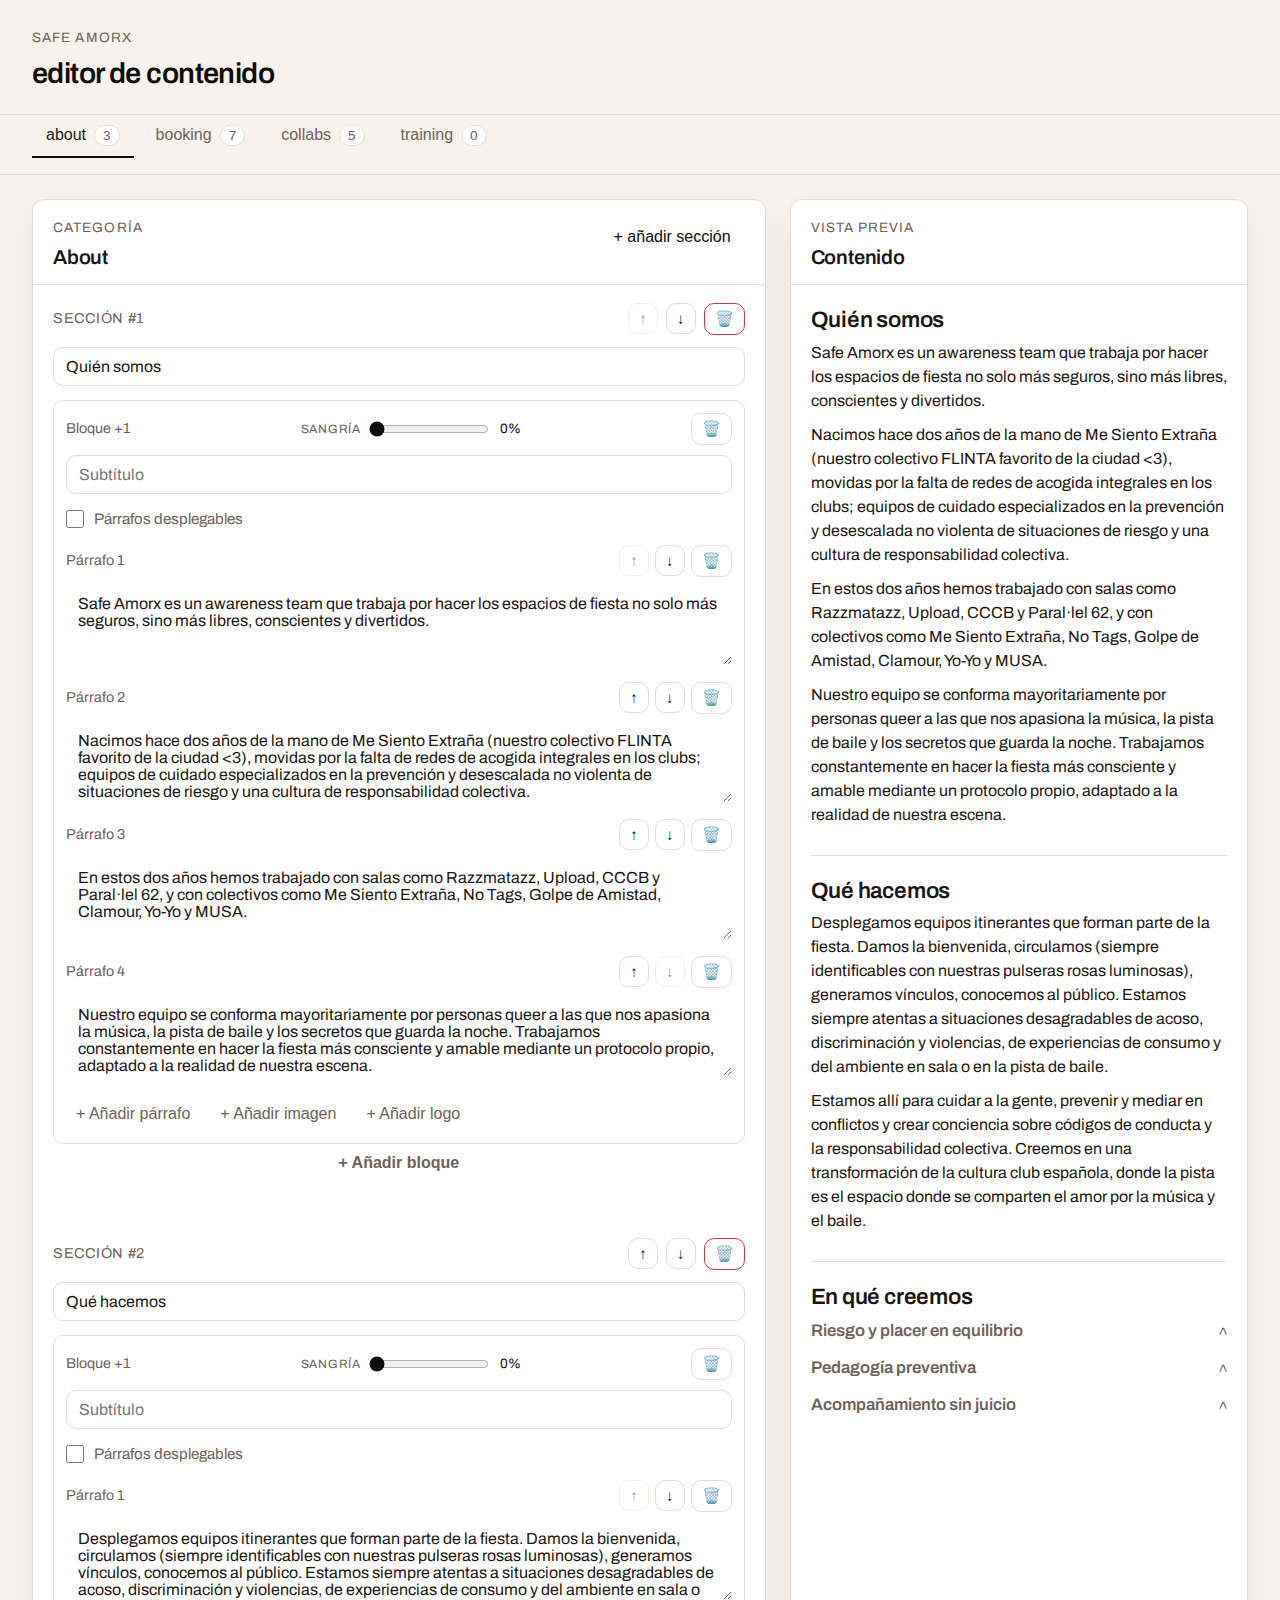
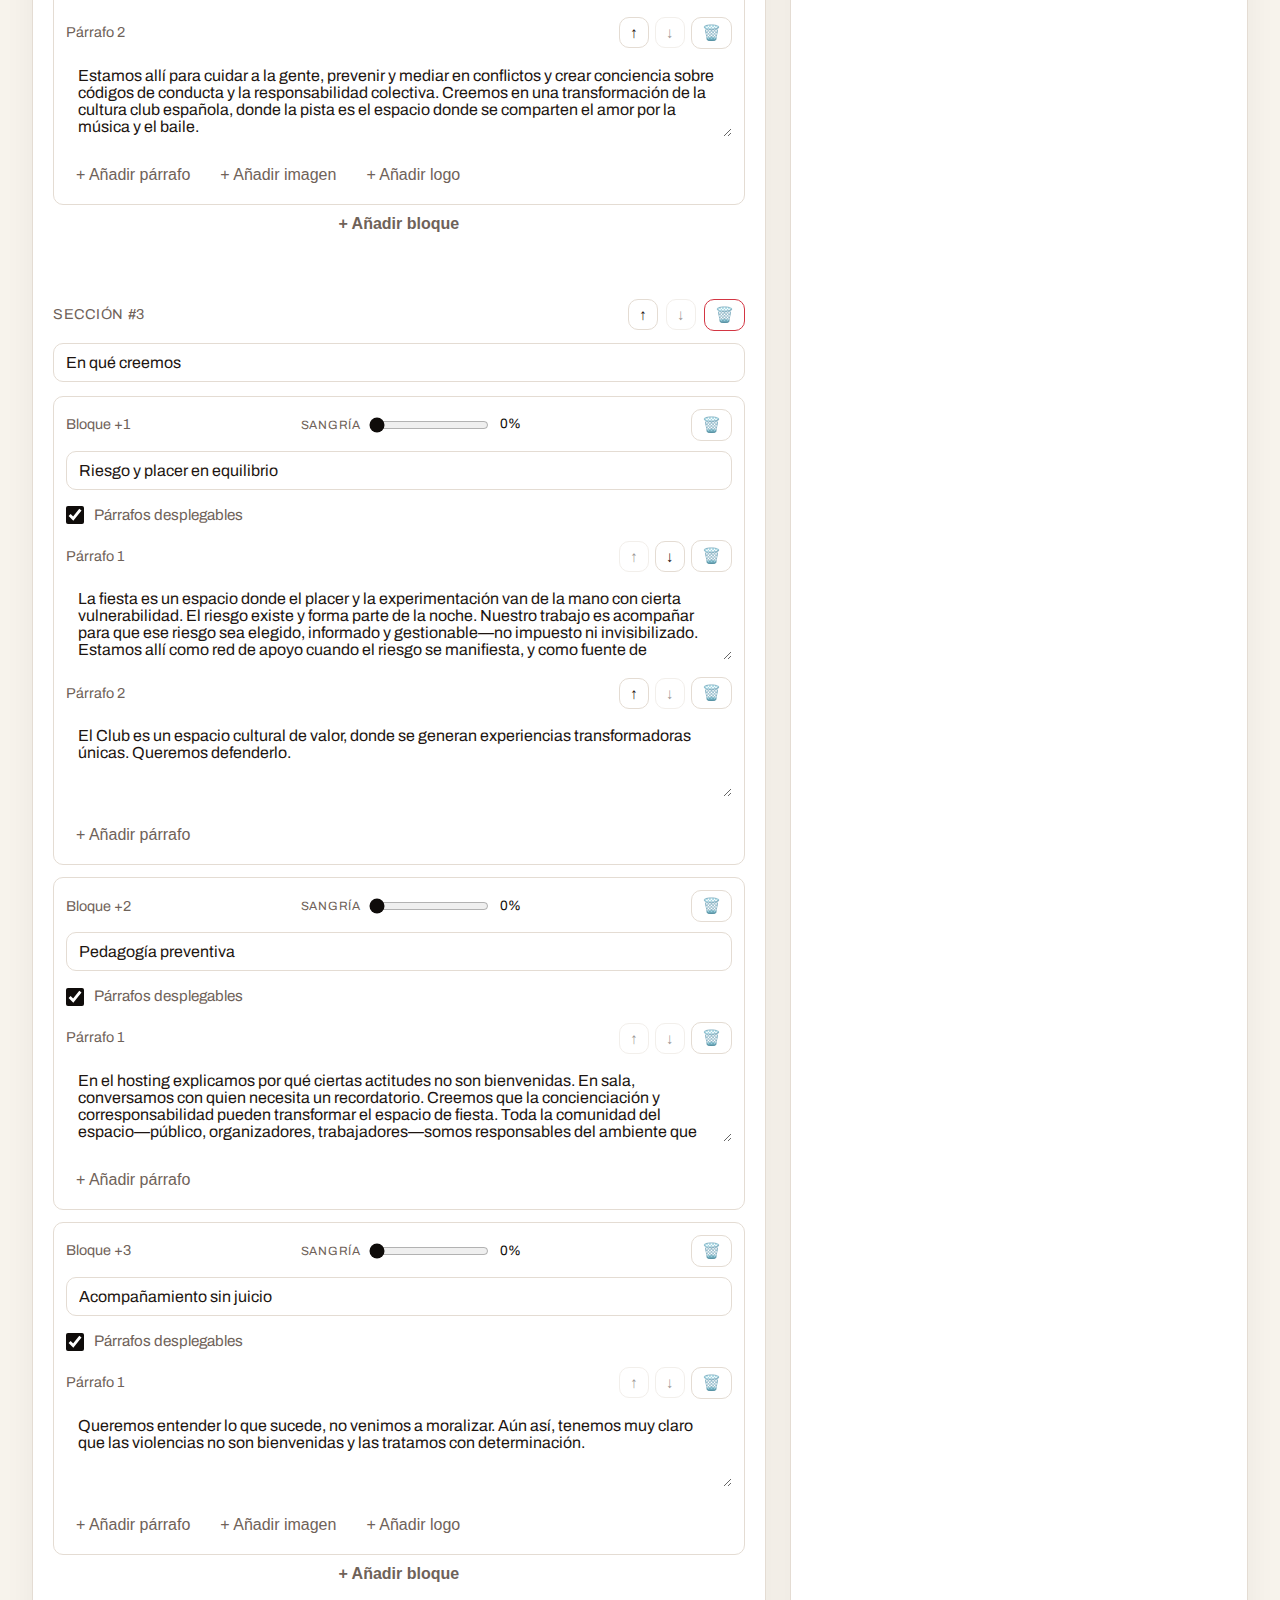
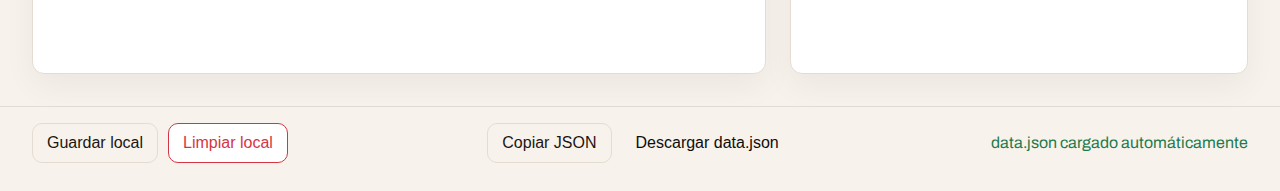
<file: formatter.html>
<!DOCTYPE html>
<html lang="es">
<head>
  <meta charset="UTF-8">
  <meta name="viewport" content="width=device-width, initial-scale=1.0">
  <title>Safe Amorx · editor de contenido</title>
  <link rel="preconnect" href="https://fonts.googleapis.com">
  <link rel="preconnect" href="https://fonts.gstatic.com" crossorigin>
  <link href="https://fonts.googleapis.com/css2?family=Archivo:wght@400;500;600;700&display=swap" rel="stylesheet">
  <style>
    /* ============================================================================
       ESTILOS (versión compacta)
       ============================================================================ */
    * { margin: 0; padding: 0; box-sizing: border-box; }
    :root {
      --color-bg: #f7f3ec;
      --color-surface: #ffffff;
      --color-border: #e4dcd3;
      --color-text: #1d1511;
      --color-muted: #6f6259;
      --color-strong: #0f0c0a;
      --color-soft: #fcfaf7;
      --radius: 12px;
      --shadow: 0 12px 32px rgba(0, 0, 0, 0.05);
      --font-main: 'Archivo', sans-serif;
    }
    body { font-family: var(--font-main); background: var(--color-bg); color: var(--color-text); min-height: 100vh; line-height: 1.5; }
    .formatter-header { display: flex; align-items: flex-end; justify-content: space-between; gap: 12px; padding: 28px 32px 18px; border-bottom: 1px solid var(--color-border); background: var(--color-bg); }
    .title-block h1 { font-size: 1.8rem; letter-spacing: -0.02em; font-weight: 600; color: var(--color-strong); }
    .eyebrow { text-transform: uppercase; letter-spacing: 0.08em; font-size: 0.85rem; color: var(--color-muted); margin-bottom: 4px; }
    .tabs { display: flex; gap: 8px; padding: 0 32px 16px; border-bottom: 1px solid var(--color-border); background: var(--color-bg); flex-wrap: wrap; }
    .tab { background: transparent; border: none; padding: 10px 14px; cursor: pointer; color: var(--color-muted); border-bottom: 2px solid transparent; font-size: 1rem; text-transform: lowercase; display: inline-flex; align-items: center; gap: 8px; transition: color 0.2s ease, border-color 0.2s ease; }
    .tab:hover { color: var(--color-text); }
    .tab.active { color: var(--color-text); border-bottom-color: var(--color-strong); }
    .tab-count { background: var(--color-surface); border: 1px solid var(--color-border); border-radius: 999px; padding: 2px 8px; font-size: 0.85rem; color: var(--color-muted); }
    .formatter-main { display: grid; grid-template-columns: minmax(0, 1.6fr) minmax(0, 1fr); gap: 24px; padding: 24px 32px 32px; }
    .editor-panel, .preview-panel { background: var(--color-surface); border: 1px solid var(--color-border); border-radius: var(--radius); display: flex; flex-direction: column; box-shadow: var(--shadow); }
    .panel-header { display: flex; align-items: flex-start; justify-content: space-between; gap: 12px; padding: 18px 20px 12px; border-bottom: 1px solid var(--color-border); }
    .panel-header h2 { font-size: 1.25rem; font-weight: 600; letter-spacing: -0.01em; margin-top: 2px; }
    .panel-actions { display: flex; gap: 10px; align-items: center; }
    .sections-container, .preview-container { padding: 18px 20px 24px; overflow-y: auto; }
    .section-card { background: transparent; border: none; border-radius: 0; padding: 0; margin-bottom: 28px; }
    .section-header { display: flex; justify-content: space-between; align-items: center; margin-bottom: 12px; gap: 10px; }
    .section-number { font-size: 0.9rem; text-transform: uppercase; letter-spacing: 0.05em; color: var(--color-muted); }
    .section-actions { display: flex; gap: 8px; align-items: center; flex-wrap: wrap; }
    .indent-control { display: inline-flex; align-items: center; gap: 8px; font-size: 0.85rem; color: var(--color-muted); }
    .indent-label { text-transform: uppercase; letter-spacing: 0.06em; font-size: 0.75rem; }
    .indent-range { width: 120px; accent-color: var(--color-strong); }
    .indent-value { font-variant-numeric: tabular-nums; color: var(--color-strong); min-width: 3ch; text-align: right; }
    .form-group { margin-bottom: 14px; }
    .form-label { display: block; margin-bottom: 6px; font-weight: 500; font-size: 0.95rem; color: var(--color-muted); }
    .form-label.optional::after { content: ""; }
    .form-input, .form-textarea { width: 100%; border: 1px solid var(--color-border); border-radius: 10px; padding: 10px 12px; font-size: 1rem; font-family: var(--font-main); background: var(--color-surface); color: var(--color-text); transition: border-color 0.2s ease, box-shadow 0.2s ease; }
    .form-input:focus, .form-textarea:focus { outline: none; border-color: var(--color-strong); box-shadow: 0 0 0 2px rgba(15, 12, 10, 0.08); }
    .form-textarea { min-height: 80px; resize: vertical; }
    .paragraph-list, .logo-list { display: flex; flex-direction: column; gap: 10px; }
    .block-list { display: flex; flex-direction: column; gap: 12px; }
    .block-card { background: var(--color-surface); border: 1px solid var(--color-border); border-radius: 10px; padding: 12px; }
    .block-header { display: flex; align-items: center; justify-content: space-between; margin-bottom: 10px; gap: 10px; flex-wrap: wrap; }
    .block-label { font-size: 0.9rem; color: var(--color-muted); }
    .paragraph-item { background: transparent; border: none; border-radius: 0; padding: 0; }
    .logo-item { background: var(--color-surface); border: 1px solid var(--color-border); border-radius: 10px; padding: 12px; }
    .paragraph-item .form-textarea { border-radius: 0; border: 0; background: transparent; }
    .paragraph-header, .logo-header { display: flex; align-items: center; justify-content: space-between; margin-bottom: 8px; gap: 8px; }
    .paragraph-label, .logo-label { font-size: 0.9rem; color: var(--color-muted); }
    .paragraph-actions { display: flex; gap: 6px; align-items: center; }
    .logo-fields { display: flex; flex-direction: column; gap: 10px; }
    .toggle-row { display: flex; align-items: center; gap: 10px; font-size: 0.95rem; color: var(--color-muted); }
    .toggle-row input { width: 18px; height: 18px; accent-color: var(--color-strong); }
    .image-list { display: flex; flex-direction: column; gap: 10px; }
    .image-item { background: var(--color-surface); border: 1px solid var(--color-border); border-radius: 10px; padding: 12px; }
    .image-header { display: flex; align-items: center; justify-content: space-between; margin-bottom: 8px; }
    .image-label { font-size: 0.9rem; color: var(--color-muted); }
    .image-fields { display: flex; flex-direction: column; gap: 10px; }
    .btn { border: 1px solid var(--color-border); background: var(--color-surface); color: var(--color-text); border-radius: 10px; padding: 10px 14px; font-size: 1rem; font-weight: 500; cursor: pointer; transition: background 0.2s ease, transform 0.2s ease, border-color 0.2s ease; display: inline-flex; align-items: center; justify-content: center; gap: 6px; text-decoration: none; }
    .btn:hover { background: #f0ebe4; transform: translateY(-1px); }
    .btn:active { transform: translateY(0); }
    .btn:disabled { opacity: 0.45; cursor: not-allowed; transform: none; }
    .btn:disabled:hover { background: var(--color-surface); }
    .btn.solid { background: transparent; color: var(--color-strong); border: none; }
    .btn.solid:hover { background: #f0ebe4; }
    .btn.ghost { background: transparent; }
    .btn-small { padding: 8px 12px; font-size: 0.95rem; }
    .btn-icon { padding: 6px 10px; }
    .btn-add { width: 100%; border: none; color: var(--color-muted); background: transparent; }
    .btn-add:hover { background: #f0ebe4; color: var(--color-text); }
    .btn-add-block { font-weight: 700; }
    .btn-add-inline { width: auto; padding: 8px 10px; }
    .block-actions-row { display: flex; gap: 10px; margin-top: 10px; }
    .btn-danger { border-color: #d33643; color: #d33643; }
    .btn-danger:hover { background: rgba(211, 54, 67, 0.08); }
    .preview-container { background: var(--color-surface); }
    .preview-section { padding-bottom: 18px; margin-bottom: 18px; border-bottom: 1px solid var(--color-border); }
    .preview-section:last-child { border-bottom: none; margin-bottom: 0; padding-bottom: 0; }
    .preview-section h2 { font-size: 1.4rem; font-weight: 600; letter-spacing: -0.01em; margin-bottom: 4px; }
    .preview-section h3 { font-size: 1.05rem; font-weight: 600; color: var(--color-muted); margin-bottom: 8px; }
    .preview-section p { color: var(--color-text); margin-bottom: 10px; }
    .preview-block-header { display: flex; align-items: baseline; justify-content: space-between; gap: 10px; margin-bottom: 8px; }
    .preview-block-header h3 { margin-bottom: 0; }
    .preview-toggle { border: none; background: transparent; color: var(--color-muted); padding: 0; font-size: 0.9rem; line-height: 1; cursor: pointer; transition: transform 0.2s ease, opacity 0.2s ease; transform: rotate(-90deg); }
    .preview-block:not(.is-collapsed) .preview-toggle { transform: rotate(90deg); }
    .preview-toggle:hover { opacity: 0.8; }
    .preview-block.is-collapsed .preview-paragraphs { display: none; }
    .preview-block + .preview-block { margin-top: 12px; }
    .preview-block { --preview-paragraph-indent: 0; }
    .preview-paragraphs p { margin-left: var(--preview-paragraph-indent); }
    .preview-images { display: grid; grid-template-columns: repeat(auto-fit, minmax(120px, 1fr)); gap: 10px; margin-top: 10px; }
    .preview-image-item { border: none; background: transparent; padding: 0; cursor: zoom-in; }
    .preview-image-thumb { width: 100%; display: block; border-radius: 8px; border: 1px solid var(--color-border); }
    .preview-logos { display: flex; flex-wrap: wrap; gap: 10px; margin-top: 10px; }
    .preview-logo { border: 1px solid var(--color-border); border-radius: 8px; padding: 6px 10px; background: var(--color-soft); color: var(--color-muted); font-size: 0.95rem; }
    .preview-lightbox { position: fixed; inset: 0; background: rgba(0, 0, 0, 0.6); display: flex; align-items: center; justify-content: center; opacity: 0; pointer-events: none; transition: opacity 0.2s ease; z-index: 20; padding: 20px; }
    .preview-lightbox.is-visible { opacity: 1; pointer-events: auto; }
    .preview-lightbox-image { max-width: min(92vw, 900px); max-height: 90vh; object-fit: contain; border-radius: 10px; box-shadow: 0 16px 40px rgba(0, 0, 0, 0.4); }
    .formatter-footer { display: grid; grid-template-columns: 1fr auto 1fr; align-items: center; gap: 12px; padding: 16px 32px 28px; border-top: 1px solid var(--color-border); background: var(--color-bg); }
    .footer-actions { display: flex; gap: 10px; flex-wrap: wrap; }
    .footer-actions.footer-left { justify-content: flex-start; }
    .footer-actions.footer-center { justify-content: center; }
    .status-message { min-height: 1.2em; color: var(--color-muted); justify-self: end; }
    .status-message.success { color: #1f7a4c; }
    .status-message.error { color: #c0392b; }
    .status-message.warning { color: #c28418; }
    .empty-state { text-align: center; color: var(--color-muted); padding: 18px; background: var(--color-soft); border: 1px dashed var(--color-border); border-radius: 10px; }
    .sections-container::-webkit-scrollbar, .preview-container::-webkit-scrollbar { width: 8px; }
    .sections-container::-webkit-scrollbar-thumb, .preview-container::-webkit-scrollbar-thumb { background: var(--color-border); border-radius: 10px; }
    .sections-container::-webkit-scrollbar-track, .preview-container::-webkit-scrollbar-track { background: transparent; }
    @media (max-width: 1024px) { .formatter-main { grid-template-columns: 1fr; } .preview-panel { order: 2; } }
    @media (max-width: 768px) {
      .formatter-header, .formatter-footer { padding-left: 20px; padding-right: 20px; }
      .tabs { padding: 0 20px 14px; }
      .formatter-main { padding: 20px; gap: 18px; }
      .panel-header { flex-direction: column; align-items: flex-start; }
      .formatter-footer { grid-template-columns: 1fr; justify-items: center; }
      .footer-actions.footer-left,
      .footer-actions.footer-center { justify-content: center; }
      .status-message { justify-self: center; }
    }
  </style>
</head>
<body>
  <header class="formatter-header">
    <div class="title-block">
      <p class="eyebrow">safe amorx</p>
      <h1>editor de contenido</h1>
    </div>
  </header>

  <nav class="tabs">
    <button class="tab active" data-category="about">about <span class="tab-count" id="count-about">0</span></button>
    <button class="tab" data-category="booking">booking <span class="tab-count" id="count-booking">0</span></button>
    <button class="tab" data-category="collabs">collabs <span class="tab-count" id="count-collabs">0</span></button>
    <button class="tab" data-category="training">training <span class="tab-count" id="count-training">0</span></button>
  </nav>

  <main class="formatter-main">
    <section class="editor-panel">
      <div class="panel-header">
        <div>
          <p class="eyebrow">categoría</p>
          <h2 id="categoryTitle">About</h2>
        </div>
        <button id="addSectionBtn" class="btn solid">+ añadir sección</button>
      </div>
      <div id="sectionsContainer" class="sections-container"></div>
    </section>

    <section class="preview-panel">
      <div class="panel-header">
        <div>
          <p class="eyebrow">vista previa</p>
          <h2>Contenido</h2>
        </div>
      </div>
      <div id="previewContainer" class="preview-container"></div>
    </section>
  </main>

  <footer class="formatter-footer">
    <div class="footer-actions footer-left">
      <button id="saveBtn" class="btn ghost">Guardar local</button>
      <button id="resetLocalBtn" class="btn btn-danger">Limpiar local</button>
    </div>
    <div class="footer-actions footer-center">
      <button id="copyJsonBtn" class="btn ghost">Copiar JSON</button>
      <button id="downloadBtn" class="btn solid">Descargar data.json</button>
    </div>
    <span class="status-message" id="statusMessage"></span>
  </footer>

  <script>
    // ============================================================================
    // storage.js (embebido)
    // ============================================================================
    const Storage = {
      STORAGE_KEY: 'safeamorx_content_data',

      save(data) {
        try {
          localStorage.setItem(this.STORAGE_KEY, JSON.stringify(data));
          return true;
        } catch (error) {
          console.error('Error al guardar en LocalStorage:', error);
          return false;
        }
      },

      load() {
        try {
          const data = localStorage.getItem(this.STORAGE_KEY);
          const parsed = data ? JSON.parse(data) : null;
          return this.normalize(parsed);
        } catch (error) {
          console.error('Error al cargar desde LocalStorage:', error);
          return null;
        }
      },

      clear() {
        try {
          localStorage.removeItem(this.STORAGE_KEY);
          return true;
        } catch (error) {
          console.error('Error al limpiar LocalStorage:', error);
          return false;
        }
      },

      export(data, filename = 'data.json') {
        try {
          const jsonString = JSON.stringify(data, null, 2);
          const blob = new Blob([jsonString], { type: 'application/json' });
          const url = URL.createObjectURL(blob);
          const link = document.createElement('a');
          link.href = url;
          link.download = filename;
          document.body.appendChild(link);
          link.click();
          document.body.removeChild(link);
          URL.revokeObjectURL(url);
          return true;
        } catch (error) {
          console.error('Error al exportar JSON:', error);
          return false;
        }
      },

      import(file) {
        return new Promise((resolve, reject) => {
          const reader = new FileReader();
          reader.onload = (event) => {
            try {
              const parsed = JSON.parse(event.target.result);
              const normalized = this.normalize(parsed);
              if (!normalized || !this.validate(normalized)) {
                reject(new Error('El archivo JSON no tiene la estructura correcta'));
                return;
              }
              resolve(normalized);
            } catch (error) {
              reject(new Error('Error al parsear el archivo JSON: ' + error.message));
            }
          };
          reader.onerror = () => reject(new Error('Error al leer el archivo'));
          reader.readAsText(file);
        });
      },

      validate(data) {
        const normalized = this.normalize(data);
        if (!normalized) return false;
        return ['about', 'booking', 'collabs', 'training'].every((category) => Array.isArray(normalized[category]));
      },

      getEmptyStructure() {
        return { about: [], booking: [], collabs: [], training: [] };
      },

      async copyToClipboard(data) {
        try {
          const jsonString = JSON.stringify(data, null, 2);
          await navigator.clipboard.writeText(jsonString);
          return true;
        } catch (error) {
          console.error('Error al copiar al portapapeles:', error);
          return false;
        }
      },

      normalize(raw) {
        if (!raw || typeof raw !== 'object') return null;
        const data = JSON.parse(JSON.stringify(raw));
        if (!data.collabs && Array.isArray(data.cv)) {
          data.collabs = data.cv;
        }
        if (!data.collabs && Array.isArray(data.curriculum)) {
          data.collabs = data.curriculum;
        }
        if (data.cv) delete data.cv;
        if (data.curriculum) delete data.curriculum;
        const normalizeIndentValue = (value) => {
          if (typeof value === 'number' && Number.isFinite(value)) {
            return Math.min(50, Math.max(0, value));
          }
          if (typeof value === 'string') {
            const trimmed = value.trim();
            if (!trimmed) return 0;
            if (/^\d+(\.\d+)?%$/.test(trimmed) || /^\d+(\.\d+)?$/.test(trimmed)) {
              const parsed = Number.parseFloat(trimmed);
              if (Number.isFinite(parsed)) {
                return Math.min(50, Math.max(0, parsed));
              }
            }
          }
          return 0;
        };
        const normalizeSection = (section) => {
          if (!section || typeof section !== 'object') {
            return { titulo: '', bloques: [{ subtitulo: '', texto: [], desplegable: false, sangria: 0 }], imagenes: [], logos: [] };
          }
          const normalized = { ...section };
          const sectionIndent = normalizeIndentValue(normalized.sangria);
          delete normalized.sangria;
          normalized.imagenes = Array.isArray(normalized.imagenes)
            ? normalized.imagenes.map(image => ({
              src: typeof image.src === 'string' ? image.src : '',
              alt: typeof image.alt === 'string' ? image.alt : ''
            }))
            : [];
          normalized.logos = Array.isArray(normalized.logos)
            ? normalized.logos.map(logo => ({
              src: typeof logo.src === 'string' ? logo.src : '',
              link: typeof logo.link === 'string' ? logo.link : '',
              alt: typeof logo.alt === 'string' ? logo.alt : ''
            }))
            : [];
          if (!Array.isArray(normalized.bloques)) {
            const subtitulo = typeof normalized.subtitulo === 'string' ? normalized.subtitulo : '';
            const texto = Array.isArray(normalized.texto) ? normalized.texto : [];
            normalized.bloques = [{ subtitulo, texto, desplegable: false, sangria: sectionIndent }];
            delete normalized.subtitulo;
            delete normalized.texto;
          } else {
            normalized.bloques = normalized.bloques.map(block => ({
              subtitulo: typeof block.subtitulo === 'string' ? block.subtitulo : '',
              texto: Array.isArray(block.texto) ? block.texto : [],
              desplegable: typeof block.desplegable === 'boolean' ? block.desplegable : false,
              sangria: normalizeIndentValue(
                (typeof block.sangria === 'number' || typeof block.sangria === 'string') ? block.sangria : sectionIndent
              )
            }));
          }
          return normalized;
        };
        ['about', 'booking', 'collabs', 'training'].forEach((category) => {
          if (!Array.isArray(data[category])) data[category] = [];
          data[category] = data[category].map(normalizeSection);
        });
        return data;
      },

      async fetchFromRepo() {
        try {
          const response = await fetch('data.json', { cache: 'no-cache' });
          if (!response.ok) throw new Error(`Respuesta ${response.status}`);
          const json = await response.json();
          return this.normalize(json);
        } catch (error) {
          console.error('Error al cargar data.json del repo:', error);
          return null;
        }
      }
    };

    // ============================================================================
    // preview.js (embebido)
    // ============================================================================
    const Preview = {
      container: null,
      lightbox: null,
      lightboxKeyHandlerAttached: false,

      init() {
        this.container = document.getElementById('previewContainer');
      },

      render(categoryData) {
        if (!this.container) return;
        this.container.innerHTML = '';

        if (!categoryData || categoryData.length === 0) {
          this.container.innerHTML = '<p class="empty-state">No hay contenido para mostrar</p>';
          return;
        }

        categoryData.forEach((section, index) => {
          const sectionElement = this.createSectionPreview(section, index);
          this.container.appendChild(sectionElement);
        });
      },

      normalizeIndent(value) {
        if (value === null || value === undefined) return '';
        if (typeof value === 'number' && Number.isFinite(value)) {
          const clamped = Math.min(50, Math.max(0, value));
          return `${clamped}%`;
        }
        if (typeof value === 'string' && value.trim()) {
          const trimmed = value.trim();
          if (/^\d+(\.\d+)?%$/.test(trimmed) || /^\d+(\.\d+)?$/.test(trimmed)) {
            const parsed = Number.parseFloat(trimmed);
            if (Number.isFinite(parsed)) {
              const clamped = Math.min(50, Math.max(0, parsed));
              return `${clamped}%`;
            }
          }
        }
        return '';
      },

      ensureLightbox() {
        if (this.lightbox) return this.lightbox;
        const overlay = document.createElement('div');
        overlay.className = 'preview-lightbox';
        overlay.setAttribute('aria-hidden', 'true');

        const img = document.createElement('img');
        img.className = 'preview-lightbox-image';
        img.alt = '';
        overlay.appendChild(img);

        overlay.addEventListener('click', (event) => {
          if (event.target === overlay) this.closeLightbox();
        });

        if (!this.lightboxKeyHandlerAttached) {
          document.addEventListener('keydown', (event) => {
            if (event.key === 'Escape') this.closeLightbox();
          });
          this.lightboxKeyHandlerAttached = true;
        }

        document.body.appendChild(overlay);
        this.lightbox = overlay;
        return overlay;
      },

      openLightbox(src, altText) {
        if (!src) return;
        const overlay = this.ensureLightbox();
        const img = overlay.querySelector('img');
        img.src = src;
        img.alt = altText || '';
        overlay.classList.add('is-visible');
        overlay.setAttribute('aria-hidden', 'false');
      },

      closeLightbox() {
        if (!this.lightbox) return;
        const img = this.lightbox.querySelector('img');
        img.src = '';
        img.alt = '';
        this.lightbox.classList.remove('is-visible');
        this.lightbox.setAttribute('aria-hidden', 'true');
      },

      createSectionPreview(section, index) {
        const div = document.createElement('div');
        div.className = 'preview-section';

        if (section.titulo) {
          const h2 = document.createElement('h2');
          h2.textContent = section.titulo;
          div.appendChild(h2);
        }

        const blocks = this.normalizeBlocks(section);
        blocks.forEach((block, blockIndex) => {
          const blockWrapper = document.createElement('div');
          blockWrapper.className = 'preview-block';
          const blockIndent = this.normalizeIndent(block.sangria);
          if (blockIndent) {
            blockWrapper.style.setProperty('--preview-paragraph-indent', blockIndent);
          }

          const paragraphsWrapper = document.createElement('div');
          paragraphsWrapper.className = 'preview-paragraphs';
          paragraphsWrapper.id = `preview-block-${index}-${blockIndex}`;

          let hasParagraphs = false;
          let hasHeader = false;
          block.texto.forEach(parrafo => {
            if (typeof parrafo === 'string' && parrafo.trim()) {
              const p = document.createElement('p');
              p.textContent = parrafo;
              paragraphsWrapper.appendChild(p);
              hasParagraphs = true;
            }
          });

          if (block.subtitulo && block.subtitulo.trim()) {
            const header = document.createElement('div');
            header.className = 'preview-block-header';
            const h3 = document.createElement('h3');
            h3.textContent = block.subtitulo;
            header.appendChild(h3);
            hasHeader = true;

            if (block.desplegable && hasParagraphs) {
              const toggle = document.createElement('button');
              toggle.type = 'button';
              toggle.className = 'preview-toggle';
              toggle.setAttribute('aria-expanded', 'false');
              toggle.setAttribute('aria-controls', paragraphsWrapper.id);
              toggle.setAttribute('aria-label', 'Expandir bloque');
              toggle.textContent = '>';

              toggle.addEventListener('click', () => {
                const isCollapsed = blockWrapper.classList.toggle('is-collapsed');
                toggle.setAttribute('aria-expanded', String(!isCollapsed));
                toggle.setAttribute('aria-label', isCollapsed ? 'Expandir bloque' : 'Contraer bloque');
              });

              blockWrapper.classList.add('is-collapsed');
              header.appendChild(toggle);
            }

            blockWrapper.appendChild(header);
          }

          if (hasHeader || hasParagraphs) {
            if (hasParagraphs) {
              blockWrapper.appendChild(paragraphsWrapper);
            }
            div.appendChild(blockWrapper);
          }
        });

        if (section.imagenes && Array.isArray(section.imagenes) && section.imagenes.length > 0) {
          const imagesDiv = document.createElement('div');
          imagesDiv.className = 'preview-images';

          section.imagenes.forEach(image => {
            if (!image || !image.src) return;
            const item = document.createElement('button');
            item.type = 'button';
            item.className = 'preview-image-item';

            const img = document.createElement('img');
            img.src = image.src;
            img.alt = image.alt || '';
            img.loading = 'lazy';
            img.decoding = 'async';
            img.className = 'preview-image-thumb';

            item.appendChild(img);
            item.addEventListener('click', () => this.openLightbox(image.src, image.alt || ''));
            imagesDiv.appendChild(item);
          });

          if (imagesDiv.children.length > 0) {
            div.appendChild(imagesDiv);
          }
        }

        if (section.logos && Array.isArray(section.logos) && section.logos.length > 0) {
          const logosDiv = document.createElement('div');
          logosDiv.className = 'preview-logos';

          section.logos.forEach(logo => {
            if (logo.src) {
              const logoContainer = document.createElement('div');
              logoContainer.className = 'preview-logo';
              logoContainer.textContent = `🖼️ ${logo.alt || 'Logo'}`;
              logosDiv.appendChild(logoContainer);
            }
          });

          div.appendChild(logosDiv);
        }
        return div;
      },

      normalizeBlocks(section) {
        if (Array.isArray(section.bloques)) {
          return section.bloques.map(block => ({
            subtitulo: typeof block.subtitulo === 'string' ? block.subtitulo : '',
            texto: Array.isArray(block.texto)
              ? block.texto
              : (typeof block.texto === 'string' ? [block.texto] : []),
            desplegable: typeof block.desplegable === 'boolean' ? block.desplegable : false,
            sangria: (typeof block.sangria === 'number' || typeof block.sangria === 'string') ? block.sangria : 0
          }));
        }

        const subtitulo = typeof section.subtitulo === 'string' ? section.subtitulo : '';
        const texto = Array.isArray(section.texto)
          ? section.texto
          : (typeof section.texto === 'string' ? [section.texto] : []);

        return [{ subtitulo, texto, desplegable: false, sangria: 0 }];
      },

      clear() {
        if (this.container) this.container.innerHTML = '';
      }
    };

    // ============================================================================
    // editor.js (embebido)
    // ============================================================================
    const Editor = {
      container: null,
      currentCategory: 'about',
      data: null,

      init(data) {
        this.container = document.getElementById('sectionsContainer');
        this.data = data || Storage.getEmptyStructure();
      },

      renderCategory(category) {
        this.currentCategory = category;
        this.container.innerHTML = '';
        const sections = this.data[category] || [];

        if (sections.length === 0) {
          this.container.innerHTML = '<p class="empty-state">No hay secciones. Pulsa "+ añadir sección" para empezar.</p>';
          return;
        }

        sections.forEach((section, index) => {
          const sectionCard = this.createSectionCard(section, index);
          this.container.appendChild(sectionCard);
        });
      },

      createSectionCard(section, index) {
        const card = document.createElement('div');
        card.className = 'section-card';
        card.dataset.index = index;

        const header = document.createElement('div');
        header.className = 'section-header';
        const label = document.createElement('span');
        label.className = 'section-number';
        label.textContent = `Sección #${index + 1}`;
        header.appendChild(label);

        const actions = document.createElement('div');
        actions.className = 'section-actions';

        const moveUpBtn = document.createElement('button');
        moveUpBtn.className = 'btn btn-icon btn-small';
        moveUpBtn.title = 'Mover arriba';
        moveUpBtn.textContent = '↑';
        moveUpBtn.disabled = index === 0;
        moveUpBtn.addEventListener('click', () => this.moveSection(index, -1));
        actions.appendChild(moveUpBtn);

        const moveDownBtn = document.createElement('button');
        moveDownBtn.className = 'btn btn-icon btn-small';
        moveDownBtn.title = 'Mover abajo';
        moveDownBtn.textContent = '↓';
        moveDownBtn.disabled = index === this.data[this.currentCategory].length - 1;
        moveDownBtn.addEventListener('click', () => this.moveSection(index, 1));
        actions.appendChild(moveDownBtn);

        const deleteBtn = document.createElement('button');
        deleteBtn.className = 'btn btn-icon btn-small btn-danger';
        deleteBtn.title = 'Eliminar sección';
        deleteBtn.textContent = '🗑️';
        deleteBtn.addEventListener('click', () => this.deleteSection(index));
        actions.appendChild(deleteBtn);

        header.appendChild(actions);
        card.appendChild(header);

        card.appendChild(
          this.createFormGroup(
            '',
            'text',
            section.titulo || '',
            (value) => this.updateSection(index, 'titulo', value),
            false,
            'Título'
          )
        );
        card.appendChild(this.createBlocksGroup(section, index));
        card.appendChild(this.createImagesGroup(section.imagenes || [], index));
        card.appendChild(this.createLogosGroup(section.logos || [], index));
        return card;
      },

      createFormGroup(label, type, value, onChange, optional = false, placeholder = '') {
        const group = document.createElement('div');
        group.className = 'form-group';
        const labelEl = document.createElement('label');
        labelEl.className = 'form-label' + (optional ? ' optional' : '');
        labelEl.textContent = label;
        group.appendChild(labelEl);

        const input = document.createElement(type === 'textarea' ? 'textarea' : 'input');
        input.className = type === 'textarea' ? 'form-textarea' : 'form-input';
        if (type !== 'textarea') input.type = type;
        if (placeholder) input.placeholder = placeholder;
        input.value = value;
        input.addEventListener('input', (e) => onChange(e.target.value));
        group.appendChild(input);
        return group;
      },

      normalizeIndentValue(value) {
        if (typeof value === 'number' && Number.isFinite(value)) {
          return Math.min(50, Math.max(0, value));
        }
        if (typeof value === 'string') {
          const trimmed = value.trim();
          if (!trimmed) return 0;
          if (/^\d+(\.\d+)?%$/.test(trimmed) || /^\d+(\.\d+)?$/.test(trimmed)) {
            const parsed = Number.parseFloat(trimmed);
            if (Number.isFinite(parsed)) {
              return Math.min(50, Math.max(0, parsed));
            }
          }
        }
        return 0;
      },

      createIndentControl(value, onChange) {
        const control = document.createElement('label');
        control.className = 'indent-control';

        const label = document.createElement('span');
        label.className = 'indent-label';
        label.textContent = 'Sangría';

        const input = document.createElement('input');
        input.type = 'range';
        input.className = 'indent-range';
        input.min = '0';
        input.max = '50';
        input.step = '1';
        const initial = this.normalizeIndentValue(value);
        input.value = String(initial);

        const valueEl = document.createElement('span');
        valueEl.className = 'indent-value';
        valueEl.textContent = `${initial}%`;

        input.addEventListener('input', (event) => {
          const nextValue = Number(event.target.value);
          valueEl.textContent = `${nextValue}%`;
          onChange(nextValue);
        });

        control.appendChild(label);
        control.appendChild(input);
        control.appendChild(valueEl);
        return control;
      },

      createToggleGroup(label, checked, onChange) {
        const group = document.createElement('div');
        group.className = 'form-group';

        const toggle = document.createElement('label');
        toggle.className = 'toggle-row';

        const input = document.createElement('input');
        input.type = 'checkbox';
        input.checked = !!checked;
        input.addEventListener('change', (e) => onChange(e.target.checked));

        const text = document.createElement('span');
        text.textContent = label;

        toggle.appendChild(input);
        toggle.appendChild(text);
        group.appendChild(toggle);
        return group;
      },

      createBlocksGroup(section, sectionIndex) {
        const blocks = this.normalizeBlocks(section);
        const group = document.createElement('div');
        group.className = 'form-group';

        const list = document.createElement('div');
        list.className = 'block-list';
        blocks.forEach((block, blockIndex) => {
          const item = this.createBlockCard(block, sectionIndex, blockIndex, blocks.length);
          list.appendChild(item);
        });
        group.appendChild(list);

        const addBlockBtn = document.createElement('button');
        addBlockBtn.className = 'btn btn-add btn-add-block';
        addBlockBtn.textContent = '+ Añadir bloque';
        addBlockBtn.onclick = () => this.addBlock(sectionIndex, blocks.length - 1);
        group.appendChild(addBlockBtn);
        return group;
      },

      createBlockCard(block, sectionIndex, blockIndex, totalBlocks) {
        const card = document.createElement('div');
        card.className = 'block-card';

        const header = document.createElement('div');
        header.className = 'block-header';
        const label = document.createElement('span');
        label.className = 'block-label';
        label.textContent = `Bloque +${blockIndex + 1}`;
        header.appendChild(label);

        header.appendChild(
          this.createIndentControl(
            block.sangria || 0,
            (value) => this.updateBlockIndent(sectionIndex, blockIndex, value)
          )
        );

        const deleteBtn = document.createElement('button');
        deleteBtn.className = 'btn btn-icon btn-small';
        deleteBtn.title = 'Eliminar bloque';
        deleteBtn.textContent = '🗑️';
        deleteBtn.addEventListener('click', () => this.deleteBlock(sectionIndex, blockIndex));
        header.appendChild(deleteBtn);
        card.appendChild(header);

        card.appendChild(
          this.createFormGroup(
            '',
            'text',
            block.subtitulo || '',
            (value) => this.updateSubtitle(sectionIndex, blockIndex, value),
            true,
            'Subtítulo'
          )
        );

        card.appendChild(
          this.createToggleGroup(
            'Párrafos desplegables',
            !!block.desplegable,
            (value) => this.updateBlockToggle(sectionIndex, blockIndex, value)
          )
        );

        card.appendChild(this.createParagraphsGroup(block.texto || [], sectionIndex, blockIndex));

        const actionsRow = document.createElement('div');
        actionsRow.className = 'block-actions-row';

        const addParagraphBtn = document.createElement('button');
        addParagraphBtn.className = 'btn btn-add btn-add-inline';
        addParagraphBtn.textContent = '+ Añadir párrafo';
        addParagraphBtn.onclick = () => this.addParagraph(sectionIndex, blockIndex);
        actionsRow.appendChild(addParagraphBtn);

        if (blockIndex === totalBlocks - 1) {
          const addImageBtn = document.createElement('button');
          addImageBtn.className = 'btn btn-add btn-add-inline';
          addImageBtn.textContent = '+ Añadir imagen';
          addImageBtn.onclick = () => this.addImage(sectionIndex);
          actionsRow.appendChild(addImageBtn);

          const addLogoBtn = document.createElement('button');
          addLogoBtn.className = 'btn btn-add btn-add-inline';
          addLogoBtn.textContent = '+ Añadir logo';
          addLogoBtn.onclick = () => this.addLogo(sectionIndex);
          actionsRow.appendChild(addLogoBtn);
        }

        card.appendChild(actionsRow);

        return card;
      },

      createParagraphsGroup(paragraphs, sectionIndex, blockIndex) {
        const group = document.createElement('div');
        group.className = 'form-group';

        const list = document.createElement('div');
        list.className = 'paragraph-list';
        paragraphs.forEach((paragraph, pIndex) => {
          const item = this.createParagraphItem(paragraph, sectionIndex, blockIndex, pIndex, paragraphs.length);
          list.appendChild(item);
        });
        group.appendChild(list);
        return group;
      },

      createParagraphItem(paragraph, sectionIndex, blockIndex, pIndex, totalParagraphs) {
        const item = document.createElement('div');
        item.className = 'paragraph-item';
        const header = document.createElement('div');
        header.className = 'paragraph-header';
        const label = document.createElement('span');
        label.className = 'paragraph-label';
        label.textContent = `Párrafo ${pIndex + 1}`;
        header.appendChild(label);

        const actions = document.createElement('div');
        actions.className = 'paragraph-actions';

        const moveUpBtn = document.createElement('button');
        moveUpBtn.className = 'btn btn-icon btn-small';
        moveUpBtn.title = 'Mover párrafo arriba';
        moveUpBtn.textContent = '↑';
        moveUpBtn.disabled = pIndex === 0;
        moveUpBtn.addEventListener('click', () => this.moveParagraph(sectionIndex, blockIndex, pIndex, -1));
        actions.appendChild(moveUpBtn);

        const moveDownBtn = document.createElement('button');
        moveDownBtn.className = 'btn btn-icon btn-small';
        moveDownBtn.title = 'Mover párrafo abajo';
        moveDownBtn.textContent = '↓';
        moveDownBtn.disabled = pIndex === totalParagraphs - 1;
        moveDownBtn.addEventListener('click', () => this.moveParagraph(sectionIndex, blockIndex, pIndex, 1));
        actions.appendChild(moveDownBtn);

        const deleteBtn = document.createElement('button');
        deleteBtn.className = 'btn btn-icon btn-small';
        deleteBtn.title = 'Eliminar párrafo';
        deleteBtn.textContent = '🗑️';
        deleteBtn.addEventListener('click', () => this.deleteParagraph(sectionIndex, blockIndex, pIndex));
        actions.appendChild(deleteBtn);

        header.appendChild(actions);
        item.appendChild(header);

        const textarea = document.createElement('textarea');
        textarea.className = 'form-textarea';
        textarea.value = paragraph;
        textarea.addEventListener('input', (e) => this.updateParagraph(sectionIndex, blockIndex, pIndex, e.target.value));
        item.appendChild(textarea);
        return item;
      },

      createImagesGroup(images, sectionIndex) {
        const group = document.createElement('div');
        group.className = 'form-group';

        const list = document.createElement('div');
        list.className = 'image-list';
        images.forEach((image, iIndex) => {
          const item = this.createImageItem(image, sectionIndex, iIndex);
          list.appendChild(item);
        });
        group.appendChild(list);
        return group;
      },

      createImageItem(image, sectionIndex, iIndex) {
        const item = document.createElement('div');
        item.className = 'image-item';
        const header = document.createElement('div');
        header.className = 'image-header';
        header.innerHTML = `
          <span class="image-label">Imagen ${iIndex + 1}</span>
          <button class="btn btn-icon btn-small" onclick="Editor.deleteImage(${sectionIndex}, ${iIndex})" title="Eliminar imagen">🗑️</button>
        `;
        item.appendChild(header);

        const fields = document.createElement('div');
        fields.className = 'image-fields';

        const srcInput = document.createElement('input');
        srcInput.className = 'form-input';
        srcInput.type = 'text';
        srcInput.placeholder = 'URL de la imagen (src)';
        srcInput.value = image.src || '';
        srcInput.addEventListener('input', (e) => this.updateImage(sectionIndex, iIndex, 'src', e.target.value));
        fields.appendChild(srcInput);

        const altInput = document.createElement('input');
        altInput.className = 'form-input';
        altInput.type = 'text';
        altInput.placeholder = 'Texto alternativo (alt)';
        altInput.value = image.alt || '';
        altInput.addEventListener('input', (e) => this.updateImage(sectionIndex, iIndex, 'alt', e.target.value));
        fields.appendChild(altInput);

        item.appendChild(fields);
        return item;
      },

      createLogosGroup(logos, sectionIndex) {
        const group = document.createElement('div');
        group.className = 'form-group';

        const list = document.createElement('div');
        list.className = 'logo-list';
        logos.forEach((logo, lIndex) => {
          const item = this.createLogoItem(logo, sectionIndex, lIndex);
          list.appendChild(item);
        });
        group.appendChild(list);
        return group;
      },

      createLogoItem(logo, sectionIndex, lIndex) {
        const item = document.createElement('div');
        item.className = 'logo-item';
        const header = document.createElement('div');
        header.className = 'logo-header';
        header.innerHTML = `
          <span class="logo-label">Logo ${lIndex + 1}</span>
          <button class="btn btn-icon btn-small" onclick="Editor.deleteLogo(${sectionIndex}, ${lIndex})" title="Eliminar logo">🗑️</button>
        `;
        item.appendChild(header);

        const fields = document.createElement('div');
        fields.className = 'logo-fields';

        const srcInput = document.createElement('input');
        srcInput.className = 'form-input';
        srcInput.type = 'text';
        srcInput.placeholder = 'URL de la imagen (src)';
        srcInput.value = logo.src || '';
        srcInput.addEventListener('input', (e) => this.updateLogo(sectionIndex, lIndex, 'src', e.target.value));
        fields.appendChild(srcInput);

        const linkInput = document.createElement('input');
        linkInput.className = 'form-input';
        linkInput.type = 'text';
        linkInput.placeholder = 'URL del enlace (link)';
        linkInput.value = logo.link || '';
        linkInput.addEventListener('input', (e) => this.updateLogo(sectionIndex, lIndex, 'link', e.target.value));
        fields.appendChild(linkInput);

        const altInput = document.createElement('input');
        altInput.className = 'form-input';
        altInput.type = 'text';
        altInput.placeholder = 'Texto alternativo (alt)';
        altInput.value = logo.alt || '';
        altInput.addEventListener('input', (e) => this.updateLogo(sectionIndex, lIndex, 'alt', e.target.value));
        fields.appendChild(altInput);

        item.appendChild(fields);
        return item;
      },

      updateSection(index, field, value) {
        this.data[this.currentCategory][index][field] = value;
        this.triggerUpdate();
      },

      updateLogo(sectionIndex, lIndex, field, value) {
        if (!this.data[this.currentCategory][sectionIndex].logos) {
          this.data[this.currentCategory][sectionIndex].logos = [];
        }
        this.data[this.currentCategory][sectionIndex].logos[lIndex][field] = value;
        this.triggerUpdate();
      },

      updateImage(sectionIndex, iIndex, field, value) {
        if (!this.data[this.currentCategory][sectionIndex].imagenes) {
          this.data[this.currentCategory][sectionIndex].imagenes = [];
        }
        this.data[this.currentCategory][sectionIndex].imagenes[iIndex][field] = value;
        this.triggerUpdate();
      },

      normalizeBlocks(section) {
        const fallbackIndent = this.normalizeIndentValue(section.sangria);
        if (!Array.isArray(section.bloques) || section.bloques.length === 0) {
          const subtitulo = typeof section.subtitulo === 'string' ? section.subtitulo : '';
          const texto = Array.isArray(section.texto) ? section.texto : [];
          section.bloques = [{ subtitulo, texto, desplegable: false, sangria: fallbackIndent }];
          delete section.subtitulo;
          delete section.texto;
        }

        section.bloques = section.bloques.map(block => ({
          subtitulo: typeof block.subtitulo === 'string' ? block.subtitulo : '',
          texto: Array.isArray(block.texto) ? block.texto : [],
          desplegable: typeof block.desplegable === 'boolean' ? block.desplegable : false,
          sangria: this.normalizeIndentValue(
            (typeof block.sangria === 'number' || typeof block.sangria === 'string') ? block.sangria : fallbackIndent
          )
        }));

        if (section.bloques.length === 0) {
          section.bloques.push({ subtitulo: '', texto: [], desplegable: false, sangria: fallbackIndent });
        }

        return section.bloques;
      },

      updateSubtitle(sectionIndex, blockIndex, value) {
        const section = this.data[this.currentCategory][sectionIndex];
        const blocks = this.normalizeBlocks(section);
        blocks[blockIndex].subtitulo = value;
        this.triggerUpdate();
      },

      updateBlockToggle(sectionIndex, blockIndex, value) {
        const section = this.data[this.currentCategory][sectionIndex];
        const blocks = this.normalizeBlocks(section);
        blocks[blockIndex].desplegable = value;
        this.triggerUpdate();
      },

      updateBlockIndent(sectionIndex, blockIndex, value) {
        const section = this.data[this.currentCategory][sectionIndex];
        const blocks = this.normalizeBlocks(section);
        blocks[blockIndex].sangria = this.normalizeIndentValue(value);
        this.triggerUpdate();
      },

      updateParagraph(sectionIndex, blockIndex, pIndex, value) {
        const section = this.data[this.currentCategory][sectionIndex];
        const blocks = this.normalizeBlocks(section);
        blocks[blockIndex].texto[pIndex] = value;
        this.triggerUpdate();
      },

      addSection() {
        const newSection = { titulo: '', bloques: [{ subtitulo: '', texto: [], desplegable: false, sangria: 0 }], imagenes: [], logos: [] };
        this.data[this.currentCategory].push(newSection);
        this.renderCategory(this.currentCategory);
        this.triggerUpdate();
      },

      deleteSection(index) {
        if (confirm('¿Estás seguro de que quieres eliminar esta sección?')) {
          this.data[this.currentCategory].splice(index, 1);
          this.renderCategory(this.currentCategory);
          this.triggerUpdate();
        }
      },

      moveSection(index, direction) {
        const newIndex = index + direction;
        if (newIndex < 0 || newIndex >= this.data[this.currentCategory].length) return;
        const sections = this.data[this.currentCategory];
        [sections[index], sections[newIndex]] = [sections[newIndex], sections[index]];
        this.renderCategory(this.currentCategory);
        this.triggerUpdate();
      },

      addBlock(sectionIndex, afterBlockIndex) {
        const section = this.data[this.currentCategory][sectionIndex];
        const blocks = this.normalizeBlocks(section);
        const insertAt = Math.min(afterBlockIndex + 1, blocks.length);
        blocks.splice(insertAt, 0, { subtitulo: '', texto: [], desplegable: false, sangria: 0 });
        this.renderCategory(this.currentCategory);
        this.triggerUpdate();
      },

      deleteBlock(sectionIndex, blockIndex) {
        const section = this.data[this.currentCategory][sectionIndex];
        const blocks = this.normalizeBlocks(section);
        blocks.splice(blockIndex, 1);
        this.renderCategory(this.currentCategory);
        this.triggerUpdate();
      },

      addParagraph(sectionIndex, blockIndex) {
        const section = this.data[this.currentCategory][sectionIndex];
        const blocks = this.normalizeBlocks(section);
        blocks[blockIndex].texto.push('');
        this.renderCategory(this.currentCategory);
        this.triggerUpdate();
      },

      deleteParagraph(sectionIndex, blockIndex, pIndex) {
        const section = this.data[this.currentCategory][sectionIndex];
        const blocks = this.normalizeBlocks(section);
        blocks[blockIndex].texto.splice(pIndex, 1);
        this.renderCategory(this.currentCategory);
        this.triggerUpdate();
      },

      moveParagraph(sectionIndex, blockIndex, pIndex, direction) {
        const section = this.data[this.currentCategory][sectionIndex];
        const blocks = this.normalizeBlocks(section);
        const paragraphs = blocks[blockIndex].texto;
        const newIndex = pIndex + direction;
        if (newIndex < 0 || newIndex >= paragraphs.length) return;
        [paragraphs[pIndex], paragraphs[newIndex]] = [paragraphs[newIndex], paragraphs[pIndex]];
        this.renderCategory(this.currentCategory);
        this.triggerUpdate();
      },

      addLogo(sectionIndex) {
        if (!this.data[this.currentCategory][sectionIndex].logos) {
          this.data[this.currentCategory][sectionIndex].logos = [];
        }
        this.data[this.currentCategory][sectionIndex].logos.push({ src: '', link: '', alt: '' });
        this.renderCategory(this.currentCategory);
        this.triggerUpdate();
      },

      addImage(sectionIndex) {
        if (!this.data[this.currentCategory][sectionIndex].imagenes) {
          this.data[this.currentCategory][sectionIndex].imagenes = [];
        }
        this.data[this.currentCategory][sectionIndex].imagenes.push({ src: '', alt: '' });
        this.renderCategory(this.currentCategory);
        this.triggerUpdate();
      },

      deleteLogo(sectionIndex, lIndex) {
        this.data[this.currentCategory][sectionIndex].logos.splice(lIndex, 1);
        this.renderCategory(this.currentCategory);
        this.triggerUpdate();
      },

      deleteImage(sectionIndex, iIndex) {
        this.data[this.currentCategory][sectionIndex].imagenes.splice(iIndex, 1);
        this.renderCategory(this.currentCategory);
        this.triggerUpdate();
      },

      triggerUpdate() {
        if (window.Formatter && window.Formatter.onDataChange) window.Formatter.onDataChange();
      }
    };

    // ============================================================================
    // formatter.js (embebido)
    // ============================================================================
    const Formatter = {
      currentCategory: 'about',
      data: null,
      statusTimer: null,

      async init() {
        const stored = Storage.load();
        let repoData = null;
        if (!stored) this.showStatus('Cargando data.json del repo...', '');

        try {
          repoData = await Storage.fetchFromRepo();
        } catch (error) {
          console.error('No se pudo leer data.json del repo', error);
          this.showStatus('No se pudo leer data.json del repo', 'error');
        }

        this.data = this.normalizeData(stored) || this.normalizeData(repoData) || Storage.getEmptyStructure();

        Editor.init(this.data);
        Preview.init();
        this.setupEventListeners();
        this.switchCategory(this.currentCategory);
        this.updateCounts();

        if (stored) {
          this.showStatus('Datos recuperados del guardado local', 'success');
        } else if (repoData) {
          this.showStatus('data.json cargado automáticamente', 'success');
          Storage.save(this.data);
        } else {
          this.showStatus('Arrancamos con un esquema vacío', 'warning');
        }
      },

      normalizeData(raw) {
        return Storage.normalize(raw);
      },

      setupEventListeners() {
        document.querySelectorAll('.tab').forEach(tab => {
          tab.addEventListener('click', (e) => {
            const category = e.currentTarget.dataset.category;
            this.switchCategory(category);
          });
        });

        document.getElementById('addSectionBtn').addEventListener('click', () => {
          Editor.addSection();
          this.updateCounts();
        });

        document.getElementById('saveBtn').addEventListener('click', () => this.saveProgress());
        document.getElementById('downloadBtn').addEventListener('click', () => this.downloadData());
        const resetLocalBtn = document.getElementById('resetLocalBtn');
        if (resetLocalBtn) resetLocalBtn.addEventListener('click', () => this.clearLocalAndReload());

        const copyBtn = document.getElementById('copyJsonBtn');
        if (copyBtn) copyBtn.addEventListener('click', () => this.copyJson());
      },

      switchCategory(category) {
        this.currentCategory = category;
        document.querySelectorAll('.tab').forEach(tab => {
          tab.classList.toggle('active', tab.dataset.category === category);
        });

        const categoryTitles = { about: 'About', booking: 'Booking', collabs: 'Collabs', training: 'Training' };
        document.getElementById('categoryTitle').textContent = categoryTitles[category] || category;

        if (!this.data[category]) this.data[category] = [];
        Editor.renderCategory(category);
        Preview.render(this.data[category]);
      },

      updateCounts() {
        ['about', 'booking', 'collabs', 'training'].forEach(category => {
          const count = this.data[category] ? this.data[category].length : 0;
          const countEl = document.getElementById(`count-${category}`);
          if (countEl) countEl.textContent = count;
        });
      },

      onDataChange() {
        Preview.render(this.data[this.currentCategory]);
        this.updateCounts();
        Storage.save(this.data);
      },

      saveProgress() {
        const success = Storage.save(this.data);
        this.showStatus(success ? 'Progreso guardado en este navegador' : 'No se pudo guardar el progreso', success ? 'success' : 'error');
      },

      downloadData() {
        const success = Storage.export(this.data, 'data.json');
        this.showStatus(success ? 'Descarga lista' : 'No se pudo generar el JSON', success ? 'success' : 'error');
      },

      async copyJson() {
        const success = await Storage.copyToClipboard(this.data);
        this.showStatus(success ? 'JSON copiado al portapapeles' : 'No se pudo copiar el JSON', success ? 'success' : 'error');
      },

      resetData() {
        if (confirm('¿Quieres volver al data.json limpio? Se perderán los cambios sin guardar.')) {
          this.data = Storage.getEmptyStructure();
          Editor.data = this.data;
          Storage.clear();
          this.switchCategory(this.currentCategory);
          this.updateCounts();
          this.showStatus('Contenido reseteado', 'success');
        }
      },

      clearLocalAndReload() {
        if (!confirm('Se borrara el cache local y se recargara data.json. Continuar?')) return;
        Storage.clear();
        location.reload();
      },

      showStatus(message, type = '') {
        const statusEl = document.getElementById('statusMessage');
        if (!statusEl) return;
        statusEl.textContent = message;
        statusEl.className = 'status-message ' + type;
        clearTimeout(this.statusTimer);
        this.statusTimer = setTimeout(() => {
          statusEl.textContent = '';
          statusEl.className = 'status-message';
        }, 3200);
      }
    };

    document.addEventListener('DOMContentLoaded', () => Formatter.init());
  </script>
</body>
</html>
</file>
